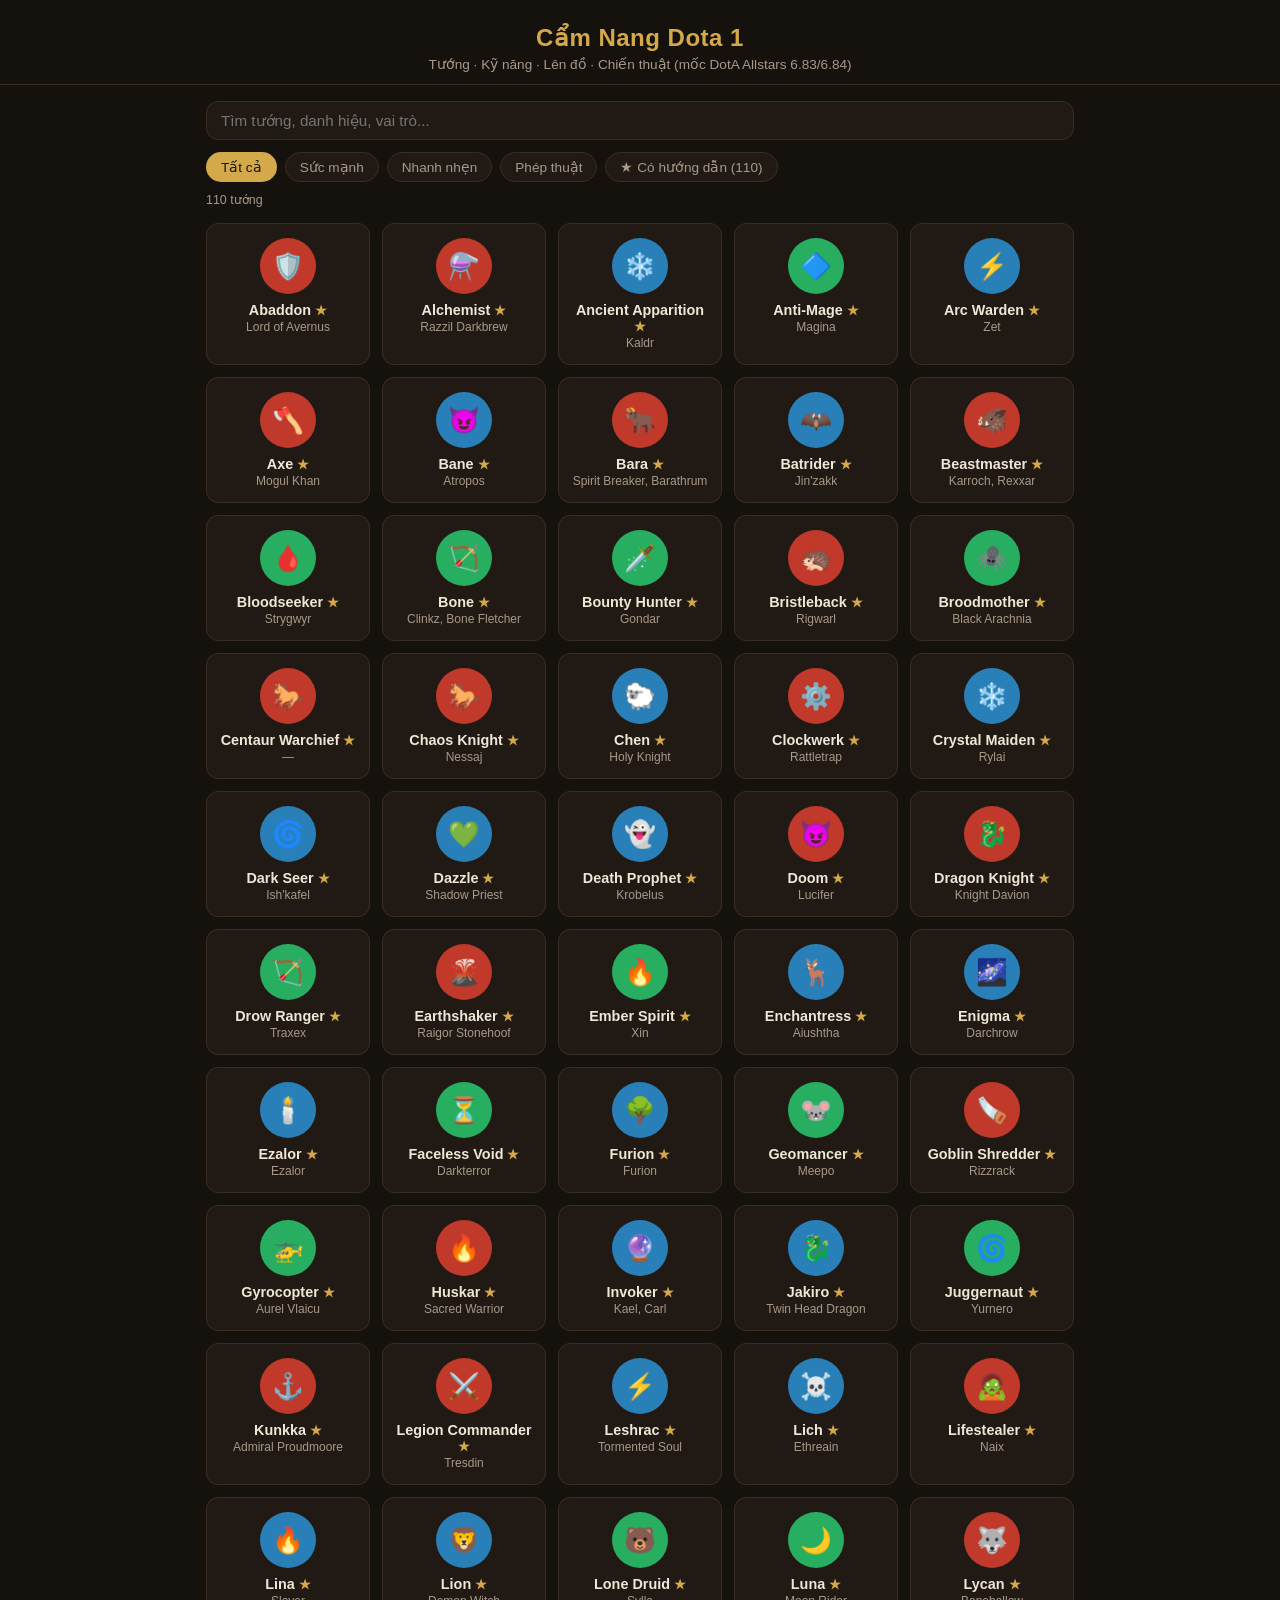
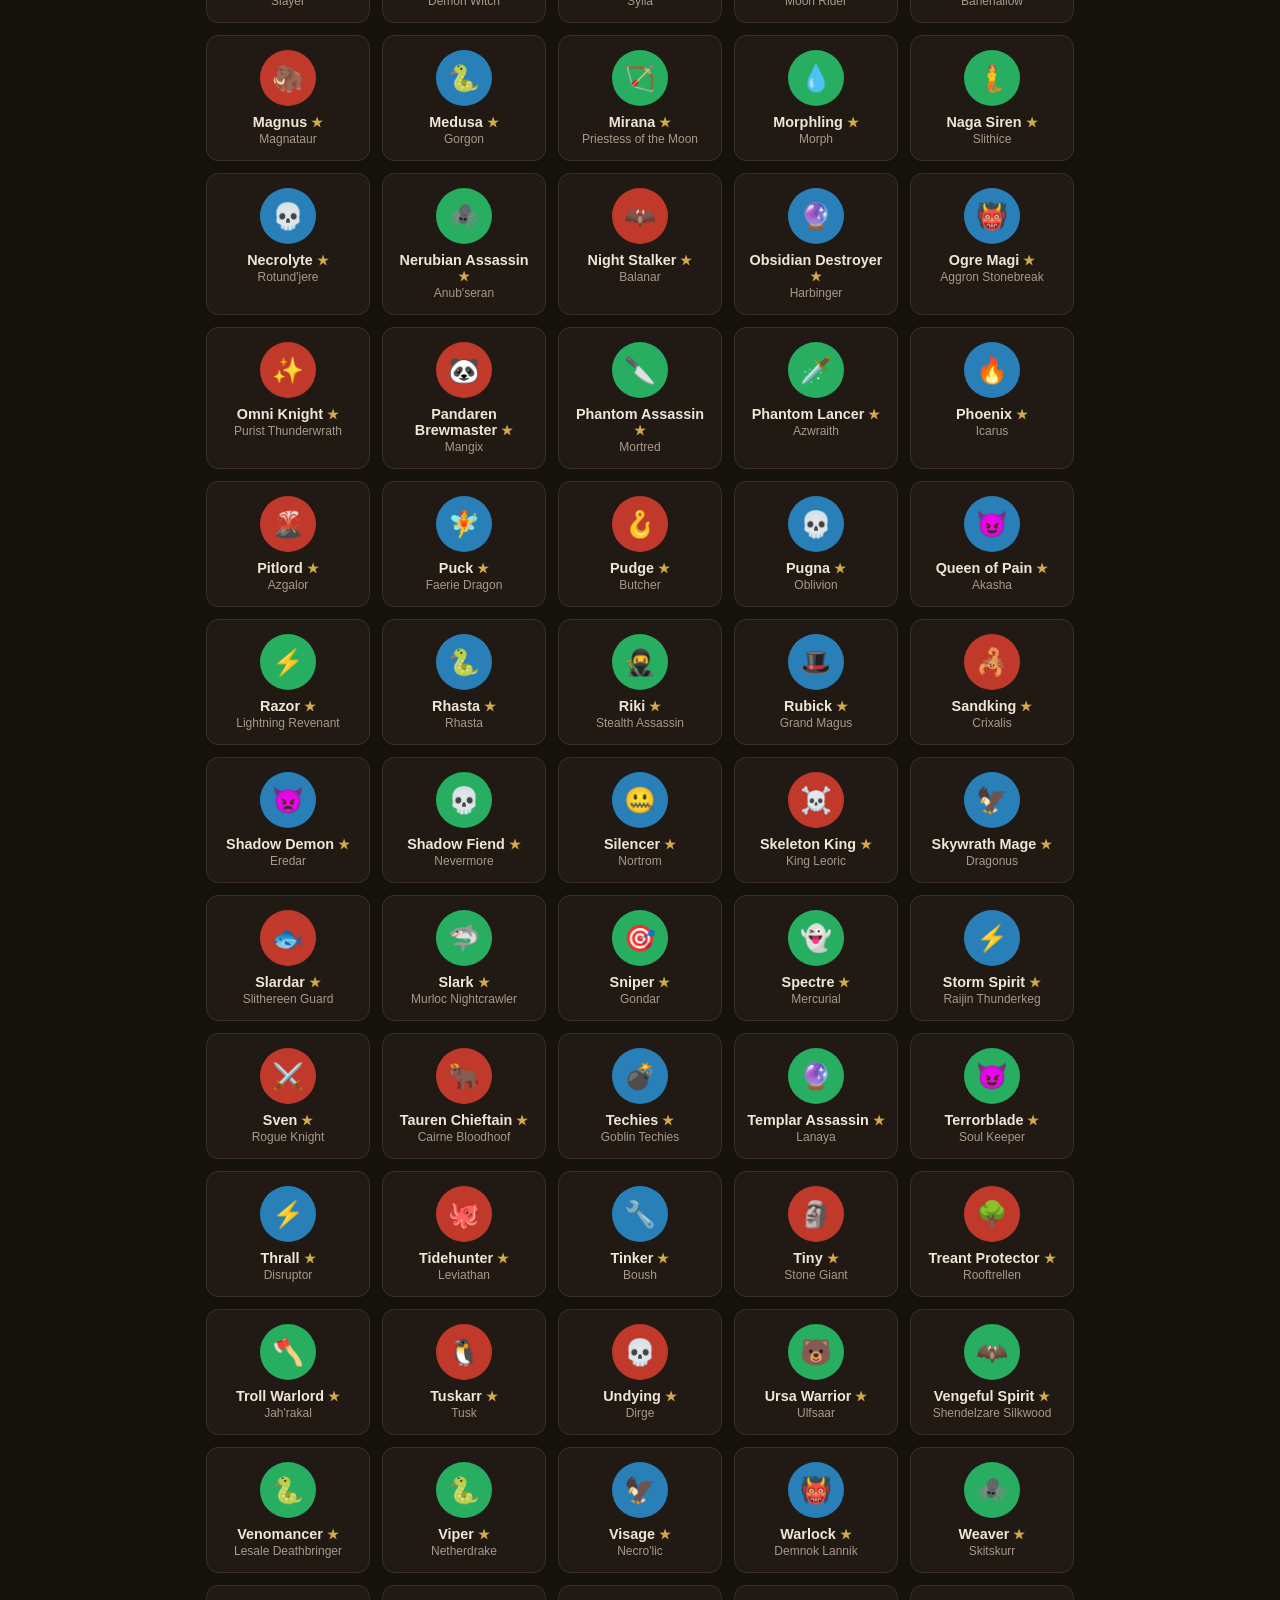
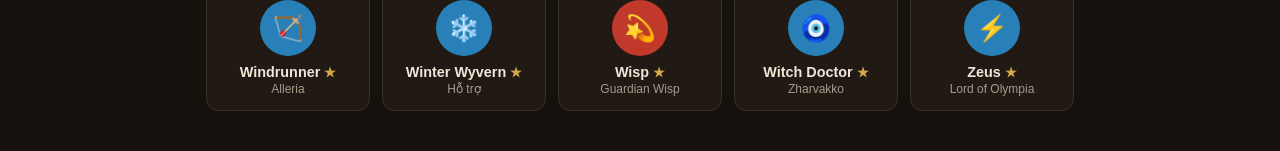
<file: index.html>
<!DOCTYPE html>
<html lang="vi">
<head>
<meta charset="UTF-8">
<meta name="viewport" content="width=device-width, initial-scale=1.0">
<title>Cẩm Nang Dota 1</title>
<meta name="theme-color" content="#15110d">
<link rel="manifest" href="manifest.json">
<link rel="apple-touch-icon" href="icons/icon-192.png">
<meta name="apple-mobile-web-app-capable" content="yes">
<meta name="apple-mobile-web-app-status-bar-style" content="black-translucent">
<meta name="apple-mobile-web-app-title" content="Dota 1">
<link rel="stylesheet" href="style.css?v=12">
</head>
<body>

<header class="top">
  <h1>Cẩm Nang Dota 1</h1>
  <p>Tướng · Kỹ năng · Lên đồ · Chiến thuật (mốc DotA Allstars 6.83/6.84)</p>
</header>

<div class="controls">
  <input type="text" id="search-input" class="search-input" placeholder="Tìm tướng, danh hiệu, vai trò...">
  <div class="chips" id="filter-chips"></div>
  <div class="dem-tuong" id="dem-tuong"></div>
</div>

<div class="grid" id="grid"></div>

<script src="heroes-base.js?v=12"></script>
<script src="items.js?v=12"></script>
<script src="data.js?v=12"></script>
<script src="heroes-them.js?v=12"></script>
<script src="app.js?v=12"></script>

<script>
// Đăng ký service worker để cài được ra màn hình chính và tra cứu khi mất mạng.
// Bọc trong điều kiện vì trình duyệt cũ không có, và lỗi ở đây không được phép
// làm hỏng trang — cẩm nang vẫn phải đọc được bình thường khi không đăng ký nổi.
if ("serviceWorker" in navigator) {
  window.addEventListener("load", () => {
    navigator.serviceWorker.register("sw.js").catch(() => {});
  });
}
</script>
</body>
</html>
</file>
<file: style.css>
:root {
  --bg: #15110d;
  --card: #211a14;
  --card-hover: #2b2119;
  --line: #3a2e22;
  --text: #f0e6d8;
  --muted: #a8998a;
  --gold: #d4a94a;
  --gold-soft: #3a2c15;
  --str: #c0392b;
  --agi: #27ae60;
  --int: #2980b9;
  --radius: 12px;
}

* { box-sizing: border-box; }

html, body {
  margin: 0;
  padding: 0;
  background: var(--bg);
  color: var(--text);
  font-family: "Segoe UI", Roboto, Arial, sans-serif;
}

body { padding-bottom: 40px; }

header.top {
  padding: 24px 16px 12px;
  text-align: center;
  border-bottom: 1px solid var(--line);
}

header.top h1 {
  margin: 0 0 4px;
  font-size: 1.5rem;
  color: var(--gold);
  letter-spacing: 0.5px;
}

header.top p {
  margin: 0;
  color: var(--muted);
  font-size: 0.85rem;
}

.controls {
  max-width: 900px;
  margin: 16px auto 0;
  padding: 0 16px;
}

.search-input {
  width: 100%;
  padding: 10px 14px;
  border-radius: var(--radius);
  border: 1px solid var(--line);
  background: var(--card);
  color: var(--text);
  font-size: 0.95rem;
  margin-bottom: 12px;
}

.search-input:focus { outline: 1px solid var(--gold); }

.chips {
  display: flex;
  gap: 8px;
  flex-wrap: wrap;
  margin-bottom: 4px;
}

.chip {
  padding: 6px 14px;
  border-radius: 999px;
  border: 1px solid var(--line);
  background: var(--card);
  color: var(--muted);
  font-size: 0.85rem;
  cursor: pointer;
}

.chip.on {
  color: #fff;
  border-color: transparent;
}

.chip[data-he="str"].on { background: var(--str); }
.chip[data-he="agi"].on { background: var(--agi); }
.chip[data-he="int"].on { background: var(--int); }
.chip[data-he="all"].on { background: var(--gold); color: #1a1410; }
.chip.guide.on { background: var(--gold); color: #1a1410; }

.dem-tuong {
  margin-top: 10px;
  font-size: 0.78rem;
  color: var(--muted);
}

.sao { color: var(--gold); font-size: 0.8rem; }

.grid {
  max-width: 900px;
  margin: 16px auto 0;
  padding: 0 16px;
  display: grid;
  grid-template-columns: repeat(auto-fill, minmax(150px, 1fr));
  gap: 12px;
}

.hero-card {
  background: var(--card);
  border: 1px solid var(--line);
  border-radius: var(--radius);
  padding: 14px 10px;
  text-align: center;
  cursor: pointer;
}

.hero-card:active { background: var(--card-hover); }

.avatar {
  position: relative;
  overflow: hidden;
  width: 56px;
  height: 56px;
  margin: 0 auto 8px;
  border-radius: 50%;
  display: flex;
  align-items: center;
  justify-content: center;
  font-weight: 700;
  font-size: 1.6rem;
  color: #fff;
}

.avatar img {
  position: absolute;
  inset: 0;
  width: 100%;
  height: 100%;
  object-fit: cover;
  object-position: top center;
}

.hero-card .ten {
  font-size: 0.9rem;
  font-weight: 600;
  margin-bottom: 2px;
}

.hero-card .danh-hieu {
  font-size: 0.75rem;
  color: var(--muted);
}

.empty {
  text-align: center;
  color: var(--muted);
  padding: 40px 0;
  grid-column: 1 / -1;
}

/* ===== Sheet chi tiết ===== */
.sheet-backdrop {
  position: fixed;
  inset: 0;
  background: rgba(0,0,0,0.6);
  display: flex;
  align-items: flex-end;
  justify-content: center;
  z-index: 20;
}

[hidden] { display: none !important; }

.sheet {
  background: var(--bg);
  width: 100%;
  max-width: 640px;
  max-height: 88vh;
  overflow-y: auto;
  border-radius: 18px 18px 0 0;
  border: 1px solid var(--line);
  border-bottom: none;
  padding: 20px;
}

.sheet-head {
  display: flex;
  align-items: center;
  gap: 12px;
  margin-bottom: 14px;
}

.sheet-head .avatar { margin: 0; flex-shrink: 0; }

.sheet-head h2 {
  margin: 0;
  font-size: 1.2rem;
  color: var(--gold);
}

.sheet-head .danh-hieu {
  color: var(--muted);
  font-size: 0.8rem;
}

.tags {
  display: flex;
  gap: 6px;
  flex-wrap: wrap;
  margin: 8px 0 16px;
}

.tag {
  font-size: 0.75rem;
  padding: 3px 10px;
  border-radius: 999px;
  background: var(--gold-soft);
  color: var(--gold);
}

.thongso {
  display: grid;
  grid-template-columns: repeat(auto-fit, minmax(80px, 1fr));
  gap: 8px;
  margin-bottom: 4px;
}

.ts {
  background: var(--card);
  border: 1px solid var(--line);
  border-radius: 8px;
  padding: 8px 10px;
  text-align: center;
}

.ts-nhan {
  display: block;
  font-size: 0.68rem;
  color: var(--muted);
  text-transform: uppercase;
  letter-spacing: 0.4px;
  margin-bottom: 2px;
}

.ts-gt {
  display: block;
  font-size: 0.85rem;
  font-weight: 600;
}

.canh-bao {
  margin: 14px 0 4px;
  padding: 10px 12px;
  border-radius: 8px;
  background: #3a2c15;
  border: 1px solid #6b5220;
  color: #e8c26a;
  font-size: 0.82rem;
  line-height: 1.45;
}

.ten-goc {
  font-weight: 400;
  font-size: 0.74rem;
  color: var(--muted);
}

.chua-co {
  margin-top: 18px;
  padding: 14px;
  border: 1px dashed var(--line);
  border-radius: var(--radius);
  background: var(--card);
  font-size: 0.85rem;
  color: var(--muted);
  line-height: 1.5;
}

.chua-co p { margin: 0; }

.chua-co-title {
  color: var(--gold);
  font-weight: 600;
  margin-bottom: 6px !important;
}

.sheet h3 {
  font-size: 0.95rem;
  color: var(--gold);
  margin: 18px 0 8px;
  border-bottom: 1px solid var(--line);
  padding-bottom: 4px;
}

.skill-row {
  display: flex;
  gap: 10px;
  margin-bottom: 10px;
}

.skill-key {
  flex-shrink: 0;
  width: 30px;
  height: 30px;
  border-radius: 6px;
  background: var(--gold-soft);
  color: var(--gold);
  display: flex;
  align-items: center;
  justify-content: center;
  font-weight: 700;
  font-size: 0.8rem;
}

.skill-body .ten {
  font-weight: 600;
  font-size: 0.9rem;
  margin-bottom: 2px;
}

.skill-body .mota {
  font-size: 0.85rem;
  color: var(--muted);
  line-height: 1.4;
}

/* Nhãn loại kỹ năng: chủ động / bị động / tự đánh.
   Ba màu tách bạch để liếc qua là phân biệt được, không phải đọc chữ. */
.skill-loai {
  display: inline-block;
  margin-left: 8px;
  padding: 1px 7px;
  border-radius: 999px;
  font-size: 0.68rem;
  font-weight: 600;
  letter-spacing: 0.02em;
  vertical-align: middle;
  border: 1px solid transparent;
  white-space: nowrap;
}
.skill-loai.chu-dong {
  color: #7ec8f0;
  background: #16303f;
  border-color: #24506a;
}
.skill-loai.bi-dong {
  color: #9fd88f;
  background: #1c3218;
  border-color: #2f5427;
}
/* Tự đánh (orb) là loại thứ ba thật sự: vừa phải bật, vừa ăn theo đòn đánh —
   gọi là chủ động hay bị động đều sai, nên cho màu riêng. */
.skill-loai.tu-danh {
  color: var(--gold);
  background: var(--gold-soft);
  border-color: #6b5220;
}

.len-skill {
  font-size: 0.85rem;
  color: var(--muted);
  font-style: italic;
  line-height: 1.4;
}

.build-tier {
  margin-bottom: 16px;
}

.build-tier .nhan {
  font-size: 0.78rem;
  color: var(--muted);
  margin-bottom: 6px;
  text-transform: uppercase;
  letter-spacing: 0.4px;
}

.item-row {
  display: flex;
  gap: 10px;
  margin-bottom: 8px;
}

.item-body .ten-gia {
  display: flex;
  align-items: baseline;
  justify-content: space-between;
  gap: 8px;
  margin-bottom: 2px;
}

.item-body .ten {
  font-weight: 600;
  font-size: 0.88rem;
}

.gia {
  flex-shrink: 0;
  display: flex;
  align-items: baseline;
  gap: 6px;
  font-size: 0.78rem;
  white-space: nowrap;
}

.gia-mua {
  color: var(--gold);
  font-weight: 600;
}

.gia-mua::before { content: "💰 "; }

.gia-ban { color: var(--muted); }

.item-body .mota {
  font-size: 0.82rem;
  color: var(--muted);
  line-height: 1.4;
}

.item-icon-wrap {
  position: relative;
  display: flex;
  align-items: center;
  justify-content: center;
  width: 28px;
  height: 28px;
  flex-shrink: 0;
  overflow: hidden;
  border-radius: 6px;
  background: var(--gold-soft);
}

.item-icon { font-size: 1rem; line-height: 1; }

/* Dòng item bấm được để xem công thức */
.item-row.co-ct { cursor: pointer; border-radius: 8px; padding: 4px; margin-left: -4px; }
.item-row.co-ct:hover { background: var(--card); }
.item-row.co-ct:active { background: var(--card-hover); }

.dau-ghep {
  font-size: 0.7rem;
  color: var(--gold);
  font-weight: 400;
  white-space: nowrap;
}

/* ===== Hộp công thức ghép ===== */
.ct-sheet .sheet-head { align-items: center; }

.item-icon-wrap.to {
  width: 48px; height: 48px; border-radius: 10px; font-size: 1.5rem; flex-shrink: 0;
}
.item-icon-wrap.nho { width: 22px; height: 22px; border-radius: 4px; }
.item-icon-wrap.nho .item-icon { font-size: 0.8rem; }

.ct-mota {
  font-size: 0.85rem;
  color: var(--muted);
  line-height: 1.5;
  margin: 0 0 4px;
}

.ct-cay {
  border: 1px solid var(--line);
  border-radius: var(--radius);
  padding: 10px;
  background: var(--card);
}

.ct-dong {
  display: flex;
  align-items: center;
  gap: 8px;
  padding: 5px 0;
  font-size: 0.85rem;
}

.ct-ten { flex: 1; }

.ct-gia {
  color: var(--gold);
  font-weight: 600;
  font-size: 0.8rem;
}

.ct-goc {
  font-size: 0.7rem;
  color: var(--muted);
  border: 1px solid var(--line);
  border-radius: 999px;
  padding: 1px 8px;
}

.ct-giay .ct-ten { color: var(--muted); font-style: italic; }

.ct-tong {
  display: flex;
  justify-content: space-between;
  align-items: baseline;
  gap: 10px;
  margin-top: 12px;
  padding-top: 10px;
  border-top: 1px solid var(--line);
  font-size: 0.85rem;
  color: var(--muted);
}

.ct-tong b { color: var(--gold); font-size: 0.95rem; }

.item-icon-wrap img {
  position: absolute;
  inset: 0;
  width: 100%;
  height: 100%;
  object-fit: cover;
}

ul.tip-list {
  margin: 0;
  padding-left: 18px;
  font-size: 0.85rem;
  color: var(--text);
  line-height: 1.6;
}

.sheet-close {
  display: block;
  width: 100%;
  margin-top: 20px;
  padding: 12px;
  border-radius: var(--radius);
  border: 1px solid var(--line);
  background: var(--card);
  color: var(--text);
  font-size: 0.9rem;
}

@media (min-width: 700px) {
  .sheet-backdrop { align-items: center; }
  .sheet { border-radius: 18px; border-bottom: 1px solid var(--line); }
}
</file>
